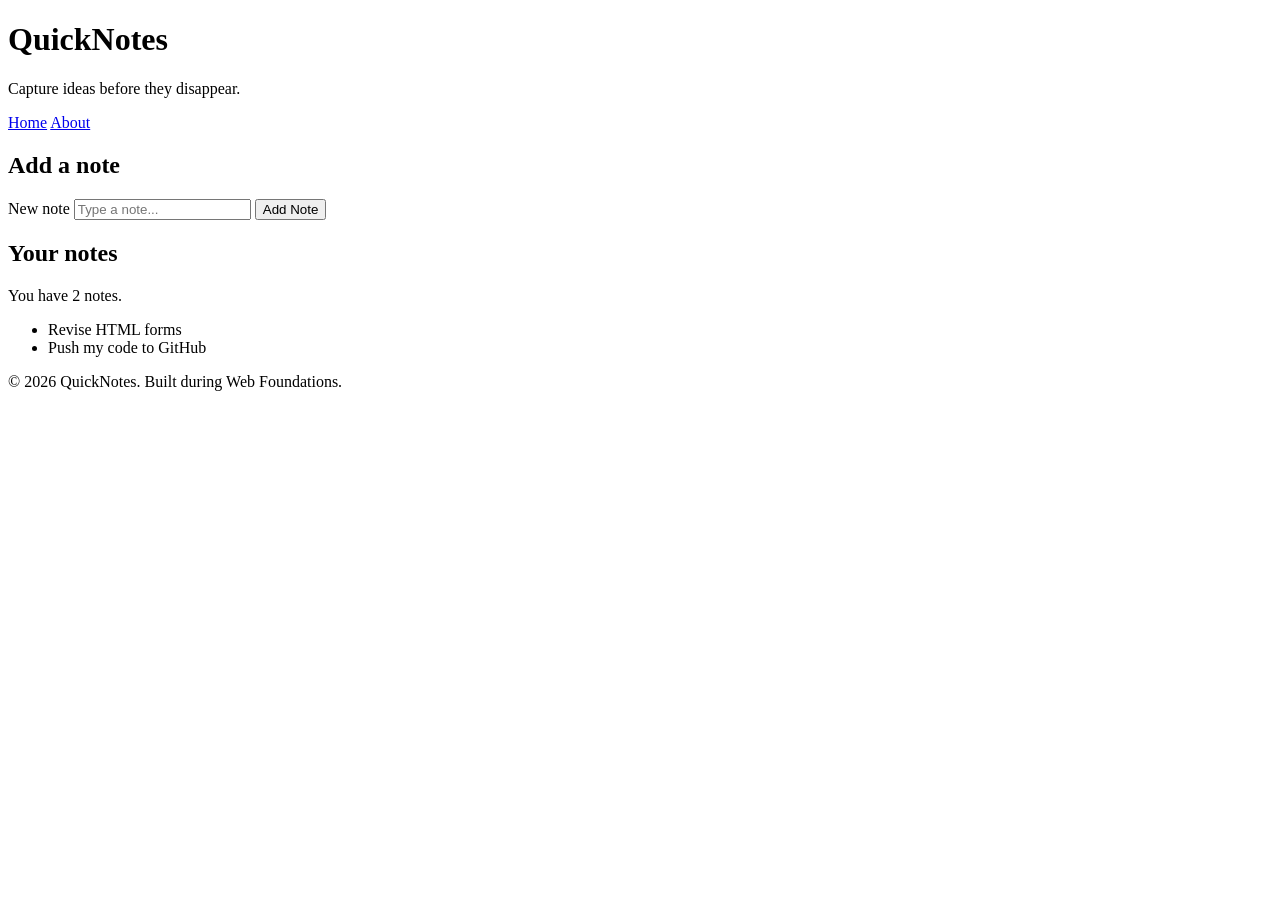
<file: day1/index.html>
<!DOCTYPE html>
<html lang="en">
  <head>
    <meta charset="UTF-8" />
    <meta name="viewport" content="width=device-width, initial-scale=1.0" />
    <title>QuickNotes</title>
  </head>
  <body>
    <header>
      <h1>QuickNotes</h1>
      <p>Capture ideas before they disappear.</p>
      <nav>
        <a href="index.html">Home</a>
        <a href="about.html">About</a>
      </nav>
    </header>

    <main>
      <section>
        <h2>Add a note</h2>
        <form id="note-form">
          <label for="note-input">New note</label>
          <input
            type="text"
            id="note-input"
            name="note"
            placeholder="Type a note..."
            required
          />
          <button type="submit">Add Note</button>
        </form>
      </section>

      <section>
        <h2>Your notes</h2>
        <p id="note-count">You have 2 notes.</p>
        <ul id="notes-list">
          <li>Revise HTML forms</li>
          <li>Push my code to GitHub</li>
        </ul>
      </section>
    </main>

    <footer>
      <p>&copy; 2026 QuickNotes. Built during Web Foundations.</p>
    </footer>
  </body>
</html>
</file>
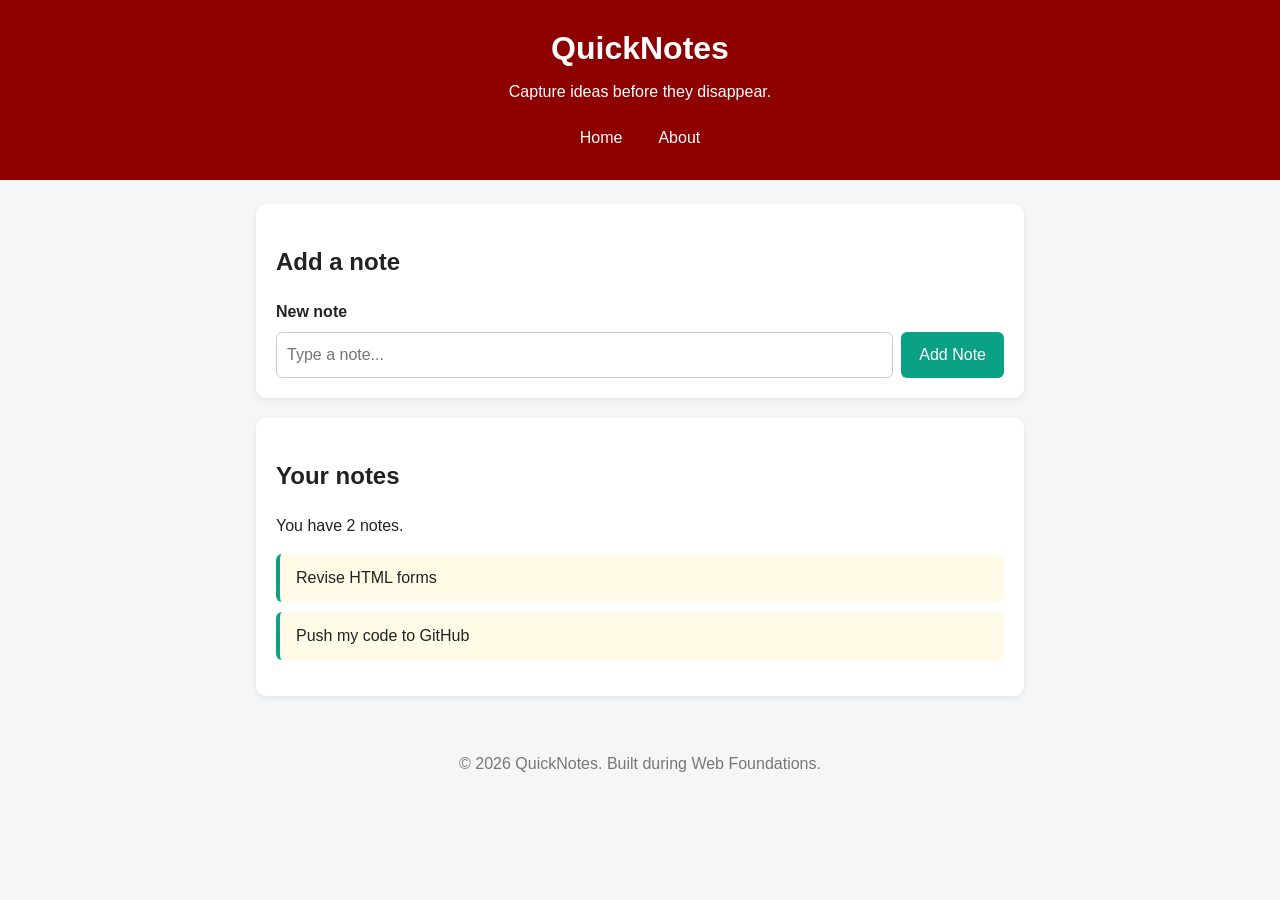
<file: day2/index.html>
<!DOCTYPE html>
<html lang="en">
  <head>
    <meta charset="UTF-8" />
    <meta name="viewport" content="width=device-width, initial-scale=1.0" />
    <title>QuickNotes</title>
    <link rel="stylesheet" href="style.css" />
  </head>
  <body>
    <header>
      <h1>QuickNotes</h1>
      <p>Capture ideas before they disappear.</p>
      <nav>
        <a href="index.html">Home</a>
        <a href="about.html">About</a>
      </nav>
    </header>

    <main>
      <section>
        <h2>Add a note</h2>
        <form id="note-form">
          <label for="note-input">New note</label>
          <input
            type="text"
            id="note-input"
            name="note"
            placeholder="Type a note..."
            required
          />
          <button type="submit">Add Note</button>
        </form>
      </section>

      <section>
        <h2>Your notes</h2>
        <p id="note-count">You have 2 notes.</p>
        <ul id="notes-list">
          <li class="note">Revise HTML forms</li>
          <li class="note">Push my code to GitHub</li>
        </ul>
      </section>
    </main>

    <footer>
      <p>&copy; 2026 QuickNotes. Built during Web Foundations.</p>
    </footer>
  </body>
</html>
</file>
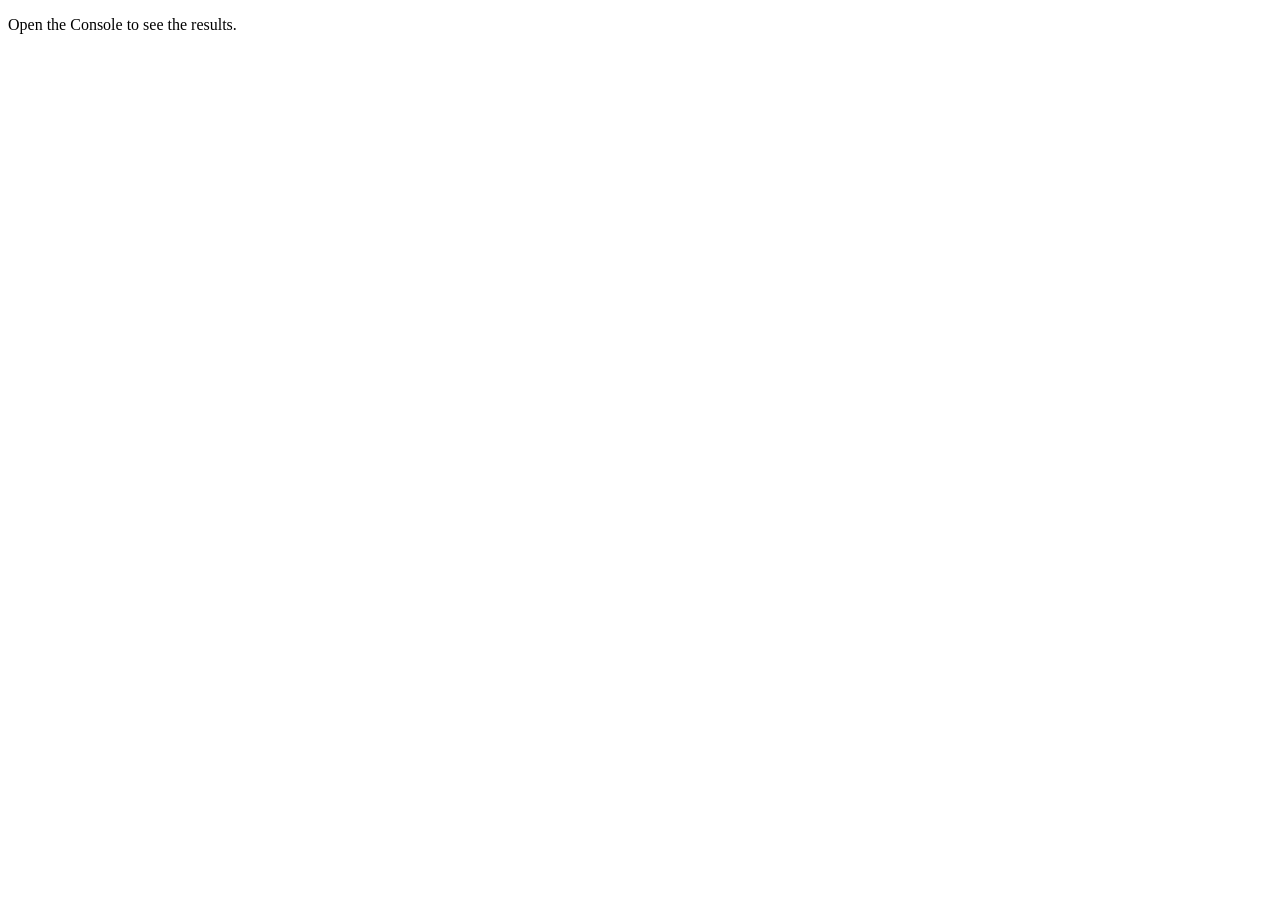
<file: day3/index.html>
<!doctype html>
<html lang="en">
  <head>
    <meta charset="UTF-8" />
    <meta name="viewport" content="width=device-width, initial-scale=1.0" />
    <title>Notes Toolkit</title>
    <script src="script.js" defer></script>
  </head>
  <body>
    <p>Open the Console to see the results.</p>
  </body>
</html>
</file>
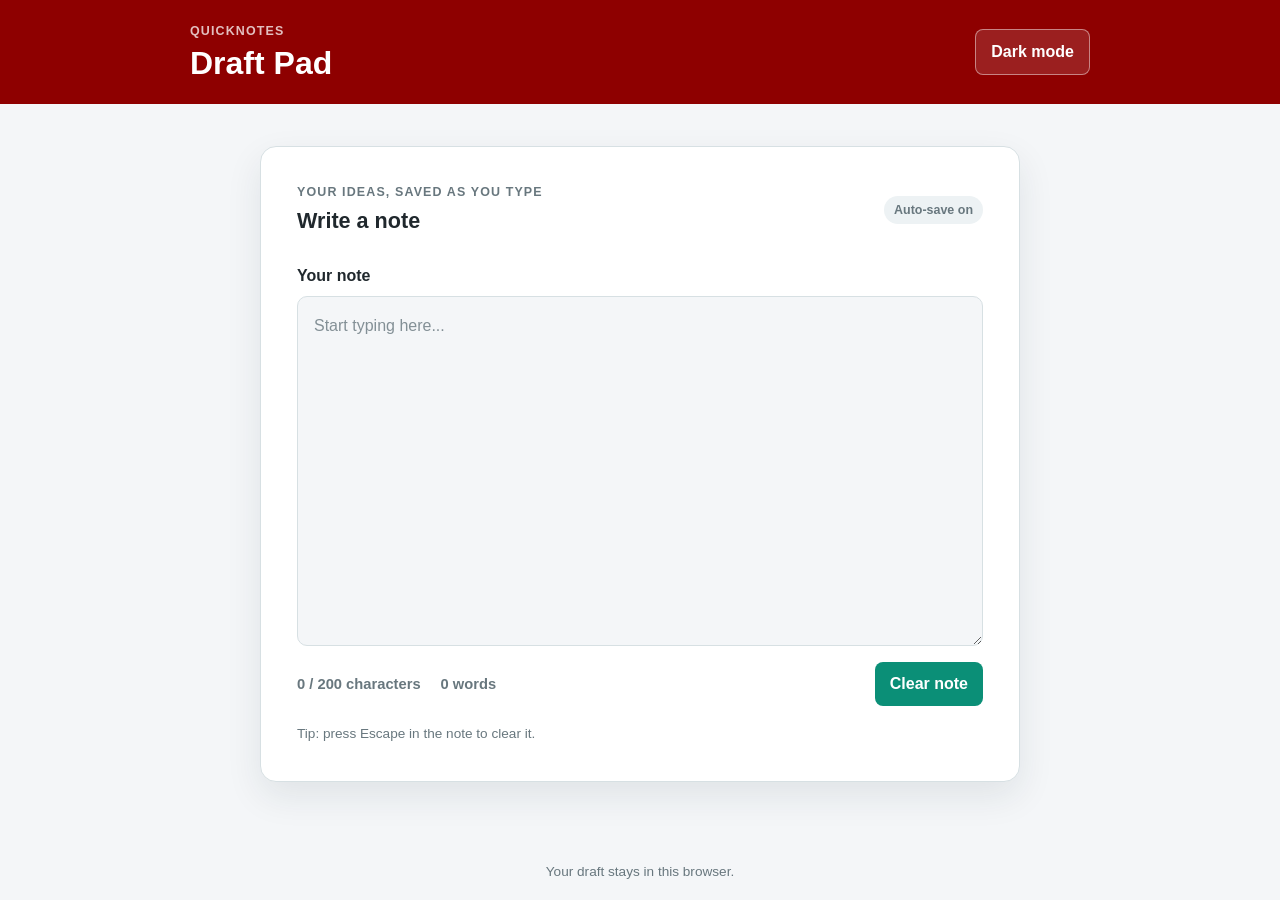
<file: day4/index.html>
<!DOCTYPE html>
<html lang="en">
  <head>
    <meta charset="UTF-8" />
    <meta name="viewport" content="width=device-width, initial-scale=1.0" />
    <title>QuickNotes Draft Pad</title>
    <link rel="stylesheet" href="style.css" />
    <script src="script.js" defer></script>
  </head>
  <body>
    <header class="site-header">
      <div class="header-content">
        <div>
          <p class="eyebrow">QuickNotes</p>
          <h1>Draft Pad</h1>
        </div>
        <button id="theme-toggle" class="secondary-btn" type="button">
          Dark mode
        </button>
      </div>
    </header>

    <main>
      <section class="editor-card" aria-labelledby="editor-title">
        <div class="card-heading">
          <div>
            <p class="eyebrow">Your ideas, saved as you type</p>
            <h2 id="editor-title">Write a note</h2>
          </div>
          <span class="saved-indicator" aria-label="Draft saves automatically">
            Auto-save on
          </span>
        </div>

        <label for="note-text">Your note</label>
        <textarea
          id="note-text"
          name="note-text"
          rows="12"
          placeholder="Start typing here..."
          spellcheck="true"
        ></textarea>

        <div class="editor-footer">
          <div class="counts" aria-live="polite" aria-atomic="true">
            <p id="char-count">0 / 200 characters</p>
            <p id="word-count">0 words</p>
          </div>
          <button id="clear-btn" class="clear-btn" type="button">
            Clear note
          </button>
        </div>
        <p class="keyboard-hint">Tip: press Escape in the note to clear it.</p>
      </section>
    </main>

    <footer>
      <p>Your draft stays in this browser.</p>
    </footer>
  </body>
</html>
</file>
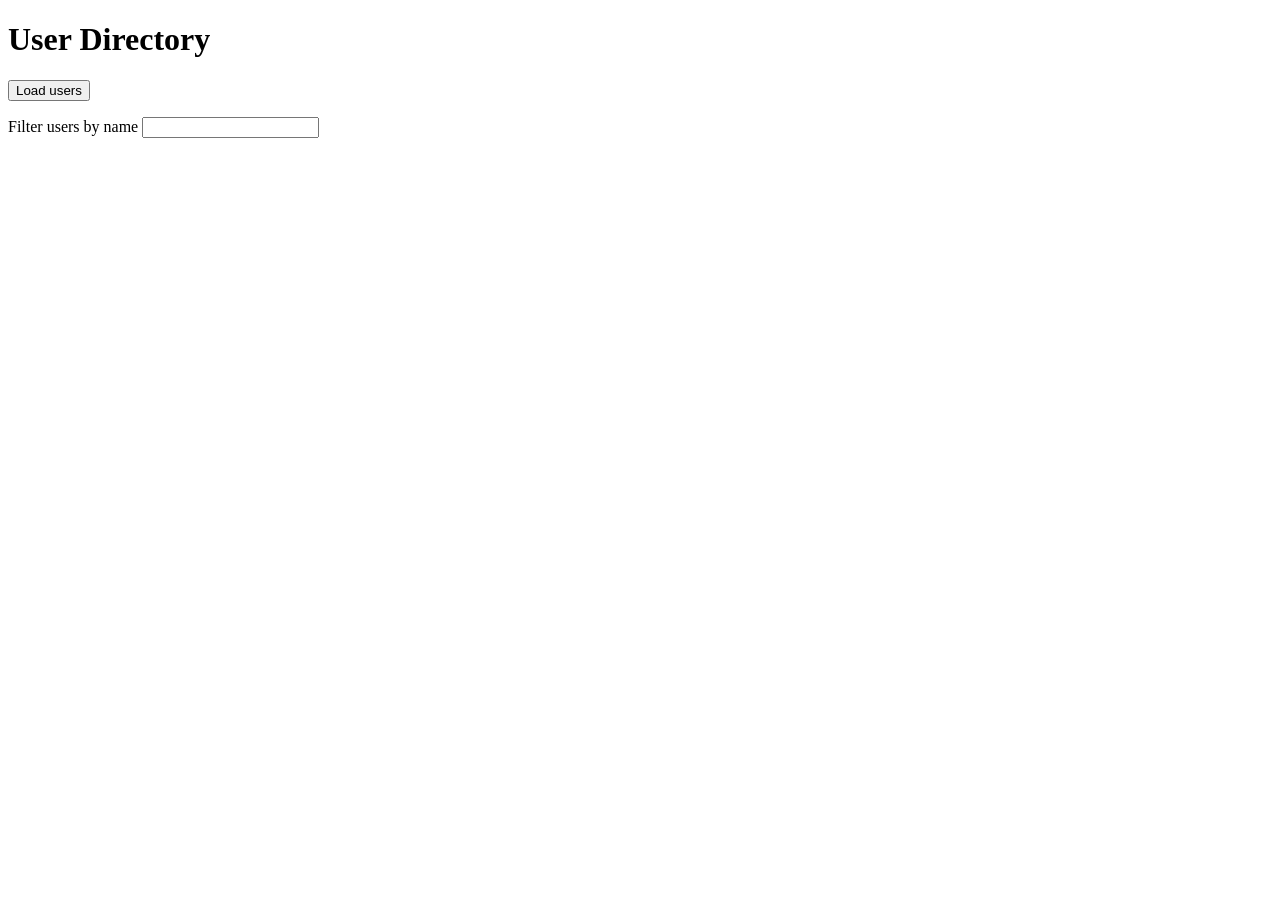
<file: day5/index.html>
<!DOCTYPE html>
<html lang="en">
  <head>
    <meta charset="UTF-8" />
    <meta name="viewport" content="width=device-width, initial-scale=1.0" />
    <title>User Directory</title>
    <script src="users.js" defer></script>
  </head>
  <body>
    <main>
      <h1>User Directory</h1>
      <button id="load-users" type="button">Load users</button>
      <p id="status" role="status" aria-live="polite"></p>

      <label for="filter-input">Filter users by name</label>
      <input id="filter-input" type="search" autocomplete="off" />

      <ul id="users-list"></ul>
    </main>
  </body>
</html>
</file>
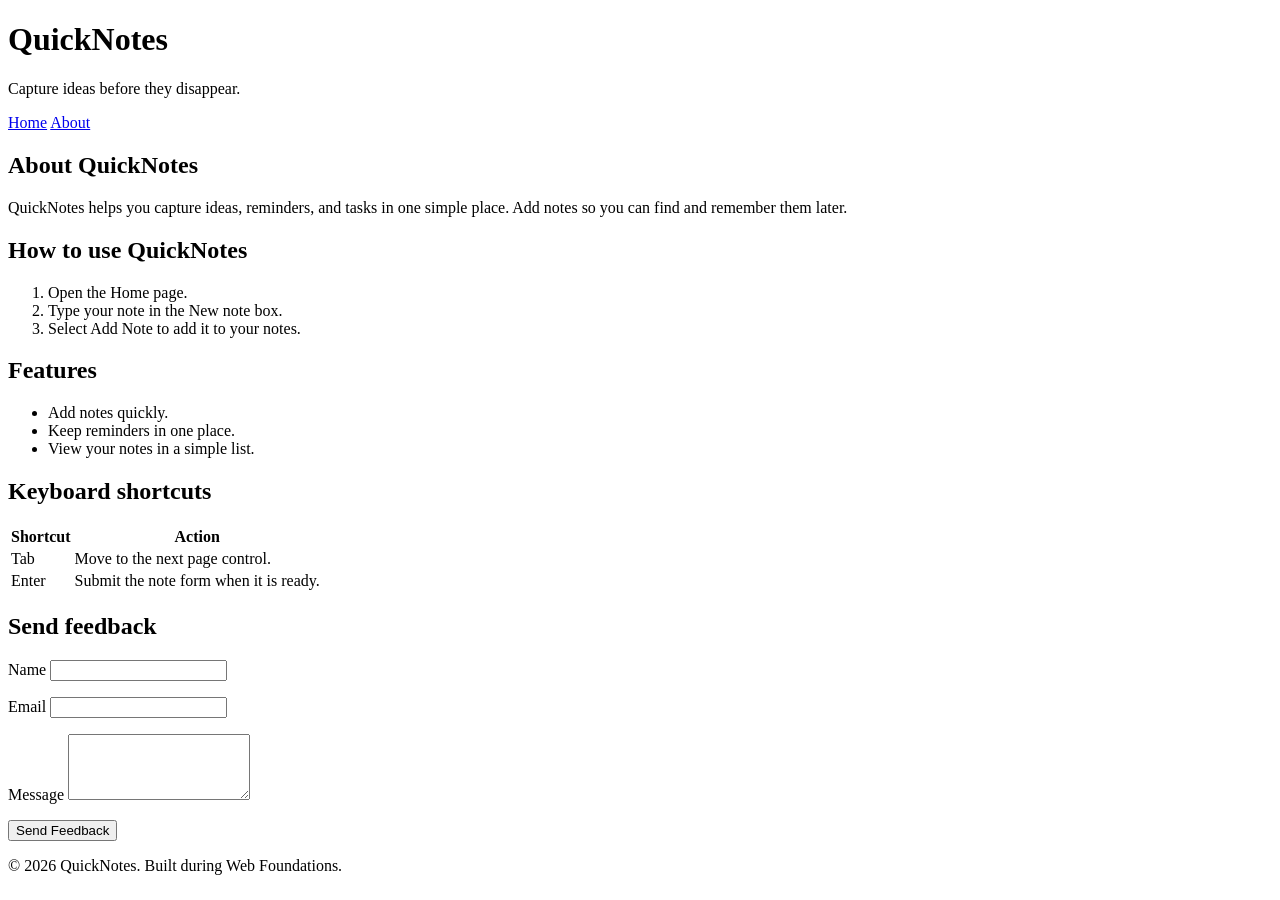
<file: day1/about.html>
<!DOCTYPE html>
<html lang="en">
  <head>
    <meta charset="UTF-8" />
    <meta name="viewport" content="width=device-width, initial-scale=1.0" />
    <title>About QuickNotes</title>
  </head>
  <body>
    <header>
      <h1>QuickNotes</h1>
      <p>Capture ideas before they disappear.</p>
      <nav>
        <a href="index.html">Home</a>
        <a href="about.html">About</a>
      </nav>
    </header>

    <main>
      <h2>About QuickNotes</h2>
      <p>
        QuickNotes helps you capture ideas, reminders, and tasks in one simple
        place. Add notes so you can find and remember them later.
      </p>

      <section>
        <h2>How to use QuickNotes</h2>
        <ol>
          <li>Open the Home page.</li>
          <li>Type your note in the New note box.</li>
          <li>Select Add Note to add it to your notes.</li>
        </ol>
      </section>

      <section>
        <h2>Features</h2>
        <ul>
          <li>Add notes quickly.</li>
          <li>Keep reminders in one place.</li>
          <li>View your notes in a simple list.</li>
        </ul>
      </section>

      <section>
        <h2>Keyboard shortcuts</h2>
        <table>
          <thead>
            <tr>
              <th scope="col">Shortcut</th>
              <th scope="col">Action</th>
            </tr>
          </thead>
          <tbody>
            <tr>
              <td>Tab</td>
              <td>Move to the next page control.</td>
            </tr>
            <tr>
              <td>Enter</td>
              <td>Submit the note form when it is ready.</td>
            </tr>
          </tbody>
        </table>
      </section>

      <section>
        <h2>Send feedback</h2>
        <form action="#" method="post">
          <p>
            <label for="name">Name</label>
            <input type="text" id="name" name="name" required />
          </p>

          <p>
            <label for="email">Email</label>
            <input type="email" id="email" name="email" required />
          </p>

          <p>
            <label for="message">Message</label>
            <textarea
              id="message"
              name="message"
              rows="4"
              required
            ></textarea>
          </p>

          <button type="submit">Send Feedback</button>
        </form>
      </section>
    </main>

    <footer>
      <p>&copy; 2026 QuickNotes. Built during Web Foundations.</p>
    </footer>
  </body>
</html>
</file>
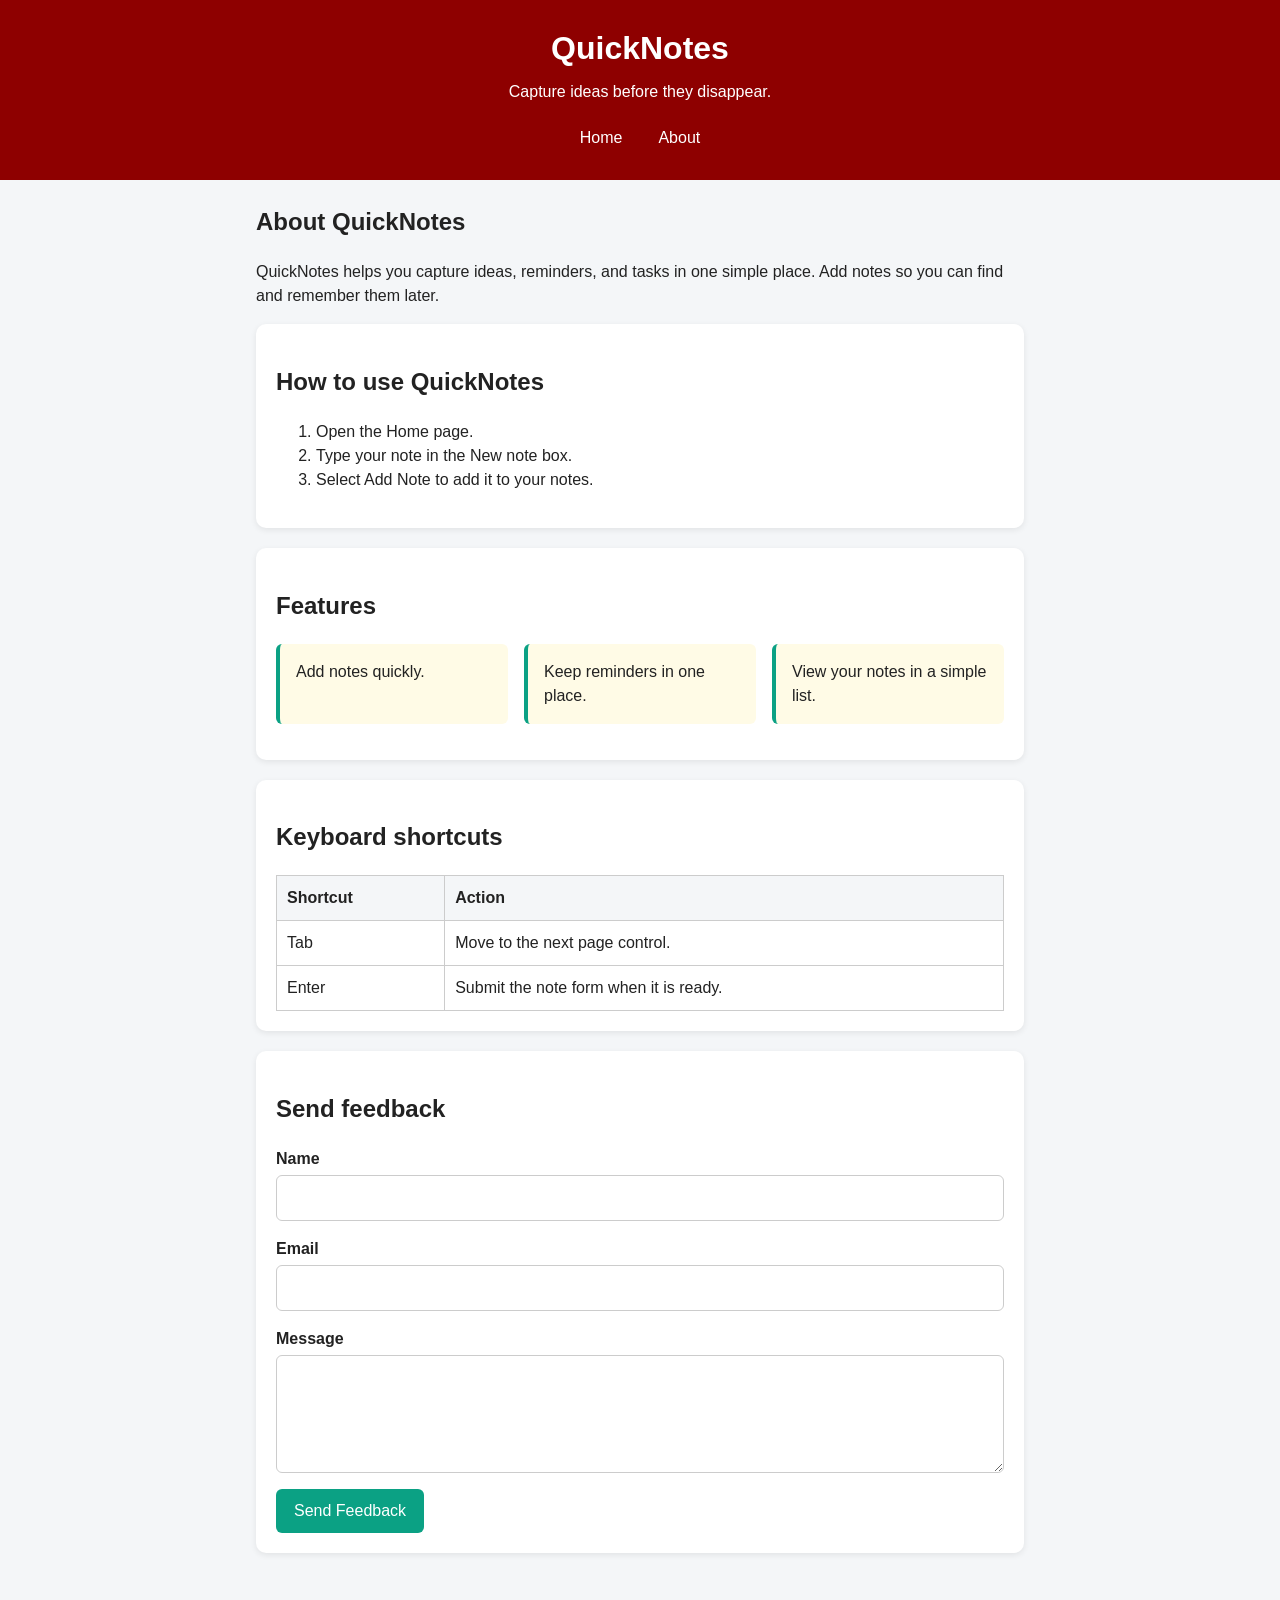
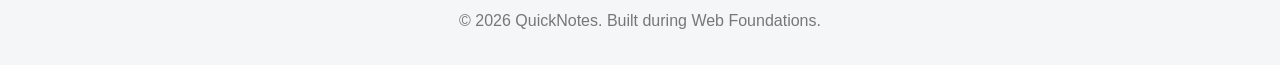
<file: day2/about.html>
<!DOCTYPE html>
<html lang="en">
  <head>
    <meta charset="UTF-8" />
    <meta name="viewport" content="width=device-width, initial-scale=1.0" />
    <title>About QuickNotes</title>
    <link rel="stylesheet" href="style.css"/>
  </head>
  <body>
    <header>
      <h1>QuickNotes</h1>
      <p>Capture ideas before they disappear.</p>
      <nav>
        <a href="index.html">Home</a>
        <a href="about.html">About</a>
      </nav>
    </header>

    <main>
      <h2>About QuickNotes</h2>
      <p>
        QuickNotes helps you capture ideas, reminders, and tasks in one simple
        place. Add notes so you can find and remember them later.
      </p>

      <section>
        <h2>How to use QuickNotes</h2>
        <ol>
          <li>Open the Home page.</li>
          <li>Type your note in the New note box.</li>
          <li>Select Add Note to add it to your notes.</li>
        </ol>
      </section>

      <section>
        <h2>Features</h2>
        <ul class="features">
          <li>Add notes quickly.</li>
          <li>Keep reminders in one place.</li>
          <li>View your notes in a simple list.</li>
        </ul>
      </section>

      <section>
        <h2>Keyboard shortcuts</h2>
        <table>
          <thead>
            <tr>
              <th scope="col">Shortcut</th>
              <th scope="col">Action</th>
            </tr>
          </thead>
          <tbody>
            <tr>
              <td>Tab</td>
              <td>Move to the next page control.</td>
            </tr>
            <tr>
              <td>Enter</td>
              <td>Submit the note form when it is ready.</td>
            </tr>
          </tbody>
        </table>
      </section>

      <section>
        <h2>Send feedback</h2>
        <form action="#" method="post">
          <p>
            <label for="name">Name</label>
            <input type="text" id="name" name="name" required />
          </p>

          <p>
            <label for="email">Email</label>
            <input type="email" id="email" name="email" required />
          </p>

          <p>
            <label for="message">Message</label>
            <textarea
              id="message"
              name="message"
              rows="4"
              required
            ></textarea>
          </p>

          <button type="submit">Send Feedback</button>
        </form>
      </section>
    </main>

    <footer>
      <p>&copy; 2026 QuickNotes. Built during Web Foundations.</p>
    </footer>
  </body>
</html>
</file>
<file: day2/style.css>
/* Reset and base styles */
*,
*::before,
*::after {
  box-sizing: border-box;
}

body {
  margin: 0;
  font-family: "Segoe UI", Arial, sans-serif;
  background-color: #f4f6f8;
  color: #222;
  line-height: 1.5;
}

/* Header and navigation */
header {
  background-color: #8e0000;
  color: white;
  text-align: center;
  padding: 24px 16px;
}

header h1 {
  margin: 0;
  font-size: 2rem;
}

header p {
  margin: 8px 0 16px;
}

nav {
  display: flex;
  justify-content: center;
  align-items: center;
  gap: 16px;
}

nav a {
  color: white;
  text-decoration: none;
  padding: 6px 10px;
  border-radius: 4px;
  transition: background-color 0.2s ease, color 0.2s ease;
}

nav a:hover {
  background-color: white;
  color: #8e0000;
}

/* Main content and section cards */
main {
  max-width: 800px;
  margin: 24px auto;
  padding: 0 16px;
}

section {
  background-color: white;
  padding: 20px;
  border-radius: 10px;
  margin-bottom: 20px;
  box-shadow: 0 2px 6px rgba(0, 0, 0, 0.08);
}

/* Add note form */
#note-form {
  display: flex;
  flex-wrap: wrap;
  gap: 8px;
}

#note-form label {
  width: 100%;
  font-weight: bold;
}

#note-input {
  flex: 1;
  min-width: 0;
  padding: 10px;
  border: 1px solid #ccc;
  border-radius: 6px;
  font: inherit;
}

/* Buttons */
button {
  background-color: #0ba184;
  color: white;
  border: none;
  padding: 10px 18px;
  border-radius: 6px;
  font: inherit;
  cursor: pointer;
  transition: background-color 0.2s ease, transform 0.2s ease;
}

button:hover {
  background-color: #088a70;
  transform: translateY(-1px);
}

/* Notes list */
#notes-list {
  list-style: none;
  padding: 0;
}

.note {
  background-color: #fffbe6;
  border-left: 4px solid #0ba184;
  padding: 12px 16px;
  margin-bottom: 10px;
  border-radius: 6px;
}

/* Responsive feature cards */
.features {
  display: grid;
  grid-template-columns: repeat(auto-fit, minmax(180px, 1fr));
  gap: 16px;
  list-style: none;
  padding: 0;
}

.features li {
  background-color: #fffbe6;
  border-left: 4px solid #0ba184;
  border-radius: 6px;
  padding: 16px;
}

/* Keyboard shortcuts table */
table {
  width: 100%;
  border-collapse: collapse;
}

th,
td {
  border: 1px solid #ccc;
  padding: 10px;
  text-align: left;
}

th {
  background-color: #f4f6f8;
}

/* Feedback form */
form:not(#note-form) p {
  margin: 0 0 16px;
}

form:not(#note-form) label {
  display: block;
  margin-bottom: 4px;
  font-weight: bold;
}

form:not(#note-form) input,
form:not(#note-form) textarea {
  display: block;
  width: 100%;
  padding: 10px;
  border: 1px solid #ccc;
  border-radius: 6px;
  font: inherit;
}

form:not(#note-form) textarea {
  resize: vertical;
}

/* Footer */
footer {
  text-align: center;
  color: #777;
  padding: 16px;
}

/* Phone layout */
@media (max-width: 600px) {
  header {
    padding: 18px 12px;
  }

  header h1 {
    font-size: 1.6rem;
  }

  #note-form {
    flex-direction: column;
  }

  #note-input,
  #note-form button {
    width: 100%;
  }
}
</file>
<file: day4/style.css>
:root {
  color-scheme: light;
  --page-bg: #f4f6f8;
  --surface: #ffffff;
  --surface-muted: #edf2f4;
  --text: #20282d;
  --muted: #68777e;
  --border: #d7e0e3;
  --accent: #0b8f77;
  --accent-hover: #08745f;
  --header-bg: #8e0000;
  --header-text: #ffffff;
  --warning: #c46a00;
  --over: #c62828;
  --shadow: 0 14px 36px rgba(24, 47, 56, 0.09);
}

* ,
*::before,
*::after {
  box-sizing: border-box;
}

body {
  min-height: 100vh;
  margin: 0;
  display: flex;
  flex-direction: column;
  background: var(--page-bg);
  color: var(--text);
  font-family: "Segoe UI", Arial, sans-serif;
  line-height: 1.5;
  transition: background-color 0.2s ease, color 0.2s ease;
}

body.dark {
  color-scheme: dark;
  --page-bg: #131a1e;
  --surface: #1d282e;
  --surface-muted: #26353c;
  --text: #edf4f5;
  --muted: #adbdc2;
  --border: #3b4c53;
  --accent: #40c4a6;
  --accent-hover: #65d7bd;
  --header-bg: #351d24;
  --header-text: #fff5f6;
  --warning: #ffb74d;
  --over: #ff7777;
  --shadow: 0 14px 36px rgba(0, 0, 0, 0.24);
}

button,
textarea {
  font: inherit;
}

button {
  border: 0;
  border-radius: 8px;
  cursor: pointer;
  transition: background-color 0.2s ease, transform 0.2s ease;
}

button:focus-visible,
textarea:focus-visible {
  outline: 3px solid color-mix(in srgb, var(--accent) 55%, transparent);
  outline-offset: 2px;
}

.site-header {
  background: var(--header-bg);
  color: var(--header-text);
  padding: 22px 24px;
}

.header-content {
  width: min(100%, 900px);
  margin: 0 auto;
  display: flex;
  align-items: center;
  justify-content: space-between;
  gap: 20px;
}

.eyebrow {
  margin: 0 0 4px;
  color: var(--muted);
  font-size: 0.78rem;
  font-weight: 700;
  letter-spacing: 0.09em;
  text-transform: uppercase;
}

.site-header .eyebrow {
  color: rgba(255, 255, 255, 0.75);
}

h1,
h2,
p {
  margin-top: 0;
}

h1 {
  margin-bottom: 0;
  font-size: clamp(1.6rem, 4vw, 2rem);
  line-height: 1.15;
}

h2 {
  margin-bottom: 0;
  font-size: 1.35rem;
}

main {
  width: min(100% - 32px, 760px);
  margin: 42px auto;
  flex: 1;
}

.editor-card {
  padding: clamp(20px, 5vw, 36px);
  background: var(--surface);
  border: 1px solid var(--border);
  border-radius: 16px;
  box-shadow: var(--shadow);
}

.card-heading,
.editor-footer {
  display: flex;
  align-items: center;
  justify-content: space-between;
  gap: 16px;
}

.card-heading {
  margin-bottom: 26px;
}

.saved-indicator {
  flex: 0 0 auto;
  padding: 5px 10px;
  border-radius: 999px;
  background: var(--surface-muted);
  color: var(--muted);
  font-size: 0.78rem;
  font-weight: 600;
}

label {
  display: block;
  margin-bottom: 8px;
  font-weight: 650;
}

#note-text {
  display: block;
  width: 100%;
  min-height: 260px;
  padding: 16px;
  resize: vertical;
  border: 1px solid var(--border);
  border-radius: 10px;
  background: var(--page-bg);
  color: var(--text);
  line-height: 1.65;
}

#note-text::placeholder {
  color: var(--muted);
  opacity: 0.8;
}

.editor-footer {
  margin-top: 16px;
}

.counts {
  display: flex;
  flex-wrap: wrap;
  gap: 8px 20px;
}

.counts p {
  margin: 0;
  color: var(--muted);
  font-size: 0.92rem;
  font-weight: 600;
}

.counts p.warning {
  color: var(--warning);
}

.counts p.over {
  color: var(--over);
  font-weight: 800;
}

.secondary-btn,
.clear-btn {
  padding: 10px 15px;
  font-weight: 650;
}

.secondary-btn {
  border: 1px solid rgba(255, 255, 255, 0.45);
  background: rgba(255, 255, 255, 0.12);
  color: var(--header-text);
}

.secondary-btn:hover {
  background: rgba(255, 255, 255, 0.22);
}

.clear-btn {
  flex: 0 0 auto;
  background: var(--accent);
  color: #ffffff;
}

.clear-btn:hover {
  background: var(--accent-hover);
  transform: translateY(-1px);
}

.keyboard-hint {
  margin: 18px 0 0;
  color: var(--muted);
  font-size: 0.85rem;
}

footer {
  padding: 18px 16px;
  color: var(--muted);
  text-align: center;
  font-size: 0.85rem;
}

footer p {
  margin: 0;
}

@media (max-width: 600px) {
  .site-header {
    padding: 18px 16px;
  }

  main {
    margin-top: 24px;
    margin-bottom: 24px;
  }

  .card-heading,
  .editor-footer {
    align-items: flex-start;
    flex-direction: column;
  }

  .saved-indicator {
    order: -1;
  }

  .clear-btn {
    width: 100%;
  }
}
</file>
